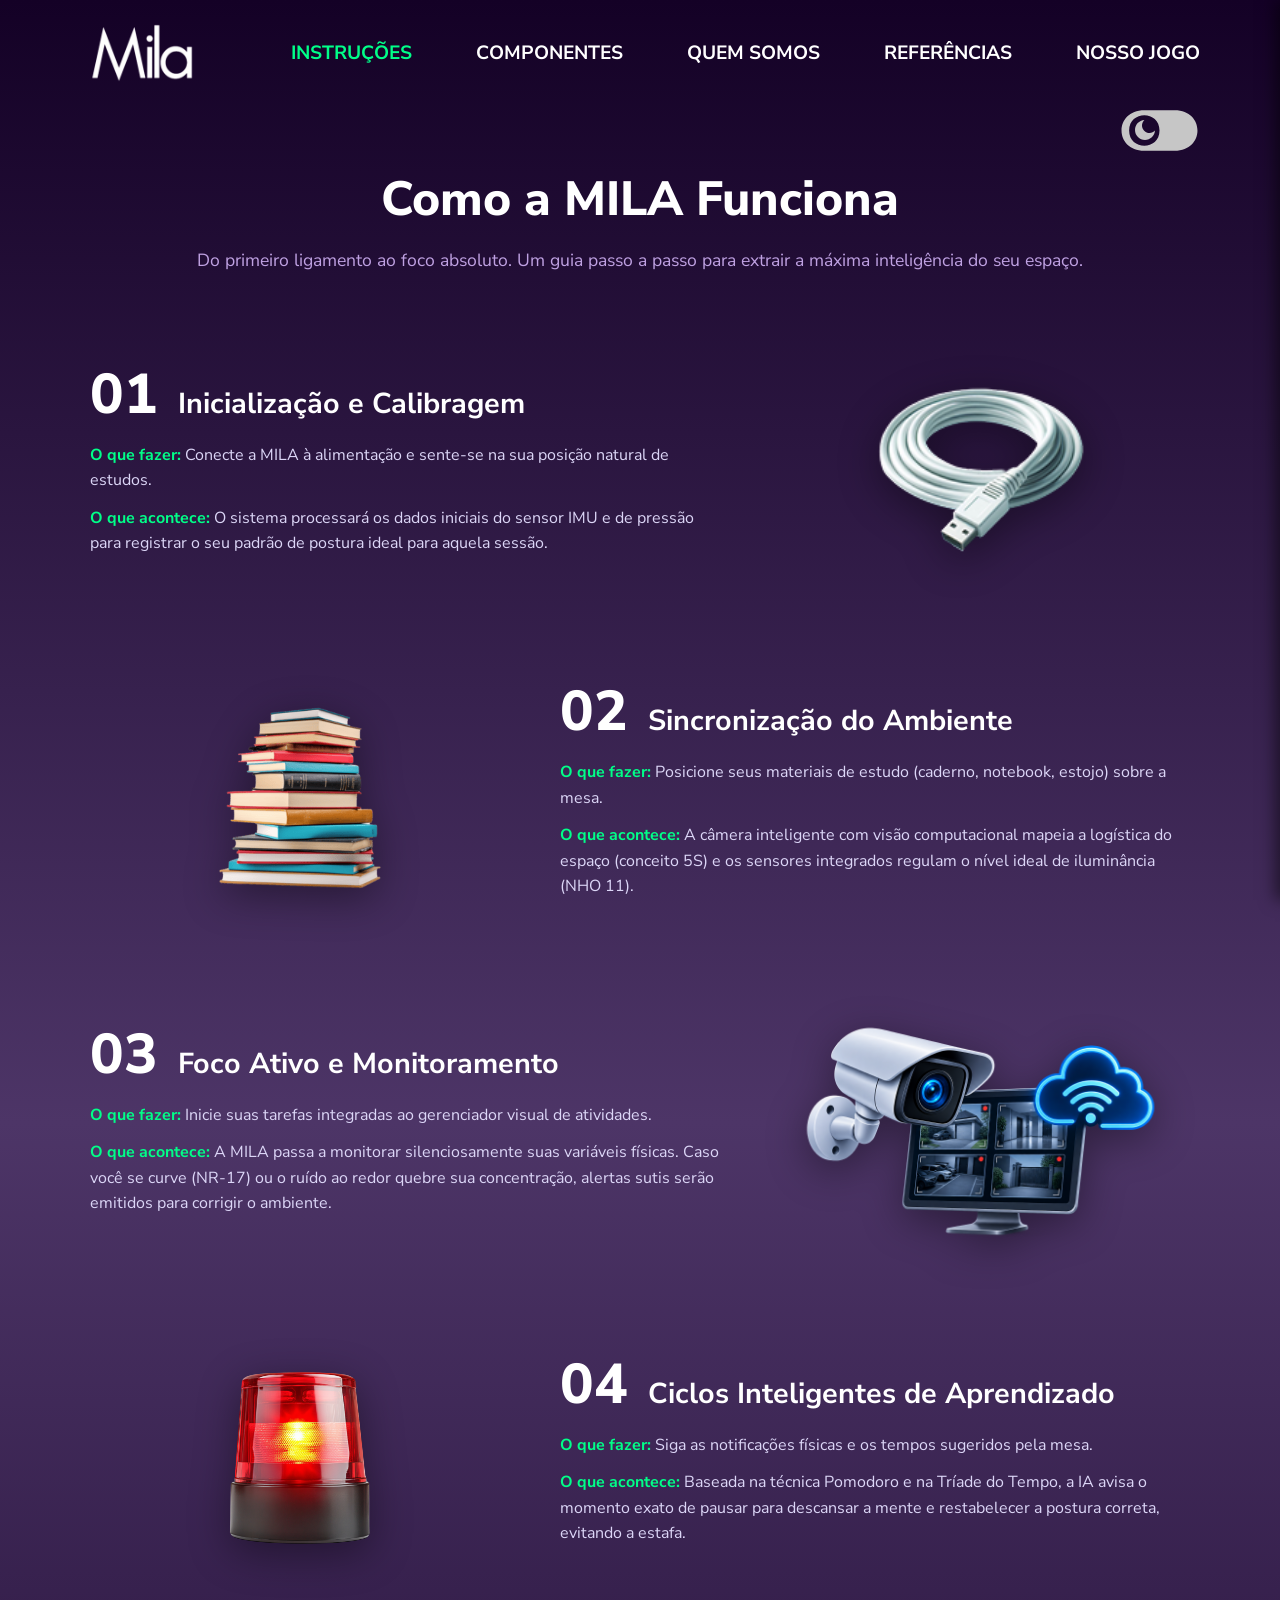
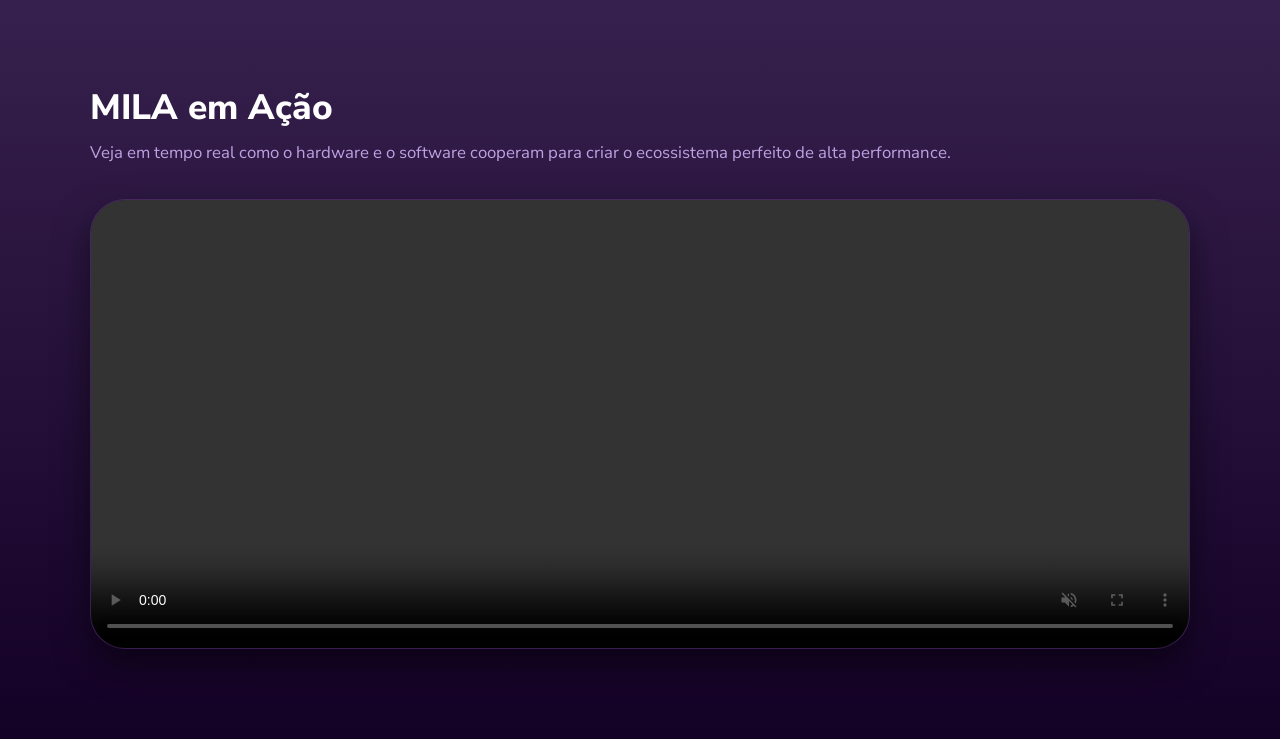
<file: paginas/instrucoes.html>
<!doctype html>
<html lang="pt-BR">
    <head>
        <meta charset="UTF-8" />
        <meta name="viewport" content="width=device-width, initial-scale=1.0" />
        <link rel="preconnect" href="https://fonts.googleapis.com" />
        <link rel="preconnect" href="https://fonts.gstatic.com" crossorigin />
        <link
            href="https://fonts.googleapis.com/css2?family=Nunito+Sans:ital,opsz,wght@0,6..12,200..1000;1,6..12,200..1000&display=swap"
            rel="stylesheet"
        />
        <link rel="stylesheet" href="../css/global.css" />
        <link rel="stylesheet" href="instrucoes.css" />
        <link rel="icon" type="image/png" href="../assets/nexinha.png" />
        <title>Instruções | MILA</title>
    </head>
    <body>
        <header class="header">
            <div class="logo">
                <a href="../index.html">
                    <img src="../assets/logo.svg" alt="Mila Logo" />
                </a>
            </div>

            <button class="menu-hamburguer" aria-label="Abrir menu">
                <span></span>
                <span></span>
                <span></span>
            </button>

            <nav class="menu-desktop">
                <ul class="nav-links">
                    <li>
                        <a href="instrucoes.html" class="active">Instruções</a>
                    </li>
                    <li><a href="componentes.html">Componentes</a></li>
                    <li><a href="quem-somos.html">Quem Somos</a></li>
                    <li><a href="referencias.html">Referências</a></li>
                    <li><a href="nosso-jogo.html">Nosso Jogo</a></li>
                </ul>
            </nav>

            <button class="icone" id="theme-toggle" type="button">
                <img
                    src="../assets/alterarVisual.svg"
                    alt="Alterar modo de visualização"
                />
            </button>
        </header>
        <div class="menu-backdrop"></div>

        <div class="menu-mobile-overlay">
            <button class="fechar-menu" aria-label="Fechar menu">
                &times;
            </button>
            <nav>
                <ul class="nav-links-mobile">
                    <li><a href="instrucoes.html">Instruções</a></li>
                    <li><a href="componentes.html">Componentes</a></li>
                    <li><a href="quem-somos.html">Quem Somos</a></li>
                    <li><a href="referencias.html">Referências</a></li>
                    <li><a href="nosso-jogo.html">Nosso Jogo</a></li>
                </ul>
            </nav>
        </div>

        <main class="main-content">
            <section class="instrucoes-hero">
                <h1>Como a MILA Funciona</h1>
                <p>
                    Do primeiro ligamento ao foco absoluto. Um guia passo a
                    passo para extrair a máxima inteligência do seu espaço.
                </p>
            </section>

            <section class="steps-section">
                <div class="step-row">
                    <div class="step-info">
                        <div class="step-header">
                            <span class="step-number">01</span>
                            <h2>Inicialização e Calibragem</h2>
                        </div>
                        <div class="step-desc">
                            <p>
                                <strong>O que fazer:</strong> Conecte a MILA à
                                alimentação e sente-se na sua posição natural de
                                estudos.
                            </p>
                            <p>
                                <strong>O que acontece:</strong> O sistema
                                processará os dados iniciais do sensor IMU e de
                                pressão para registrar o seu padrão de postura
                                ideal para aquela sessão.
                            </p>
                        </div>
                    </div>
                    <div class="step-image">
                        <img
                            src="../assets/cabinho.png"
                            alt="Inicialização e Calibragem"
                        />
                    </div>
                </div>

                <div class="step-row reverse">
                    <div class="step-info">
                        <div class="step-header">
                            <span class="step-number">02</span>
                            <h2>Sincronização do Ambiente</h2>
                        </div>
                        <div class="step-desc">
                            <p>
                                <strong>O que fazer:</strong> Posicione seus
                                materiais de estudo (caderno, notebook, estojo)
                                sobre a mesa.
                            </p>
                            <p>
                                <strong>O que acontece:</strong> A câmera
                                inteligente com visão computacional mapeia a
                                logística do espaço (conceito 5S) e os sensores
                                integrados regulam o nível ideal de iluminância
                                (NHO 11).
                            </p>
                        </div>
                    </div>
                    <div class="step-image">
                        <img
                            src="../assets/livrinhos.webp"
                            alt="Sincronização do Ambiente"
                        />
                    </div>
                </div>

                <div class="step-row">
                    <div class="step-info">
                        <div class="step-header">
                            <span class="step-number">03</span>
                            <h2>Foco Ativo e Monitoramento</h2>
                        </div>
                        <div class="step-desc">
                            <p>
                                <strong>O que fazer:</strong> Inicie suas
                                tarefas integradas ao gerenciador visual de
                                atividades.
                            </p>
                            <p>
                                <strong>O que acontece:</strong> A MILA passa a
                                monitorar silenciosamente suas variáveis
                                físicas. Caso você se curve (NR-17) ou o ruído
                                ao redor quebre sua concentração, alertas sutis
                                serão emitidos para corrigir o ambiente.
                            </p>
                        </div>
                    </div>
                    <div class="step-image">
                        <img
                            src="../assets/monitoramentooo.png"
                            alt="Foco Ativo e Monitoramento"
                        />
                    </div>
                </div>

                <div class="step-row reverse">
                    <div class="step-info">
                        <div class="step-header">
                            <span class="step-number">04</span>
                            <h2>Ciclos Inteligentes de Aprendizado</h2>
                        </div>
                        <div class="step-desc">
                            <p>
                                <strong>O que fazer:</strong> Siga as
                                notificações físicas e os tempos sugeridos pela
                                mesa.
                            </p>
                            <p>
                                <strong>O que acontece:</strong> Baseada na
                                técnica Pomodoro e na Tríade do Tempo, a IA
                                avisa o momento exato de pausar para descansar a
                                mente e restabelecer a postura correta, evitando
                                a estafa.
                            </p>
                        </div>
                    </div>
                    <div class="step-image">
                        <img
                            src="../assets/sirene.webp"
                            alt="Ciclos Inteligentes de Aprendizado"
                        />
                    </div>
                </div>
            </section>

            <section class="mila-action-section">
                <div class="action-header">
                    <h2>MILA em Ação</h2>
                    <p>
                        Veja em tempo real como o hardware e o software cooperam
                        para criar o ecossistema perfeito de alta performance.
                    </p>
                </div>
                <div class="action-card-container">
                    <video autoplay muted loop playsinline controls>
                        <source
                            src="../assets/faca_outro_video_assim_so_que.mp4"
                            type="video/mp4"
                        />
                        Seu navegador não suporta este vídeo.
                    </video>
                </div>
            </section>
        </main>

        <script src="../index.js" defer></script>
    </body>
</html>
</file>
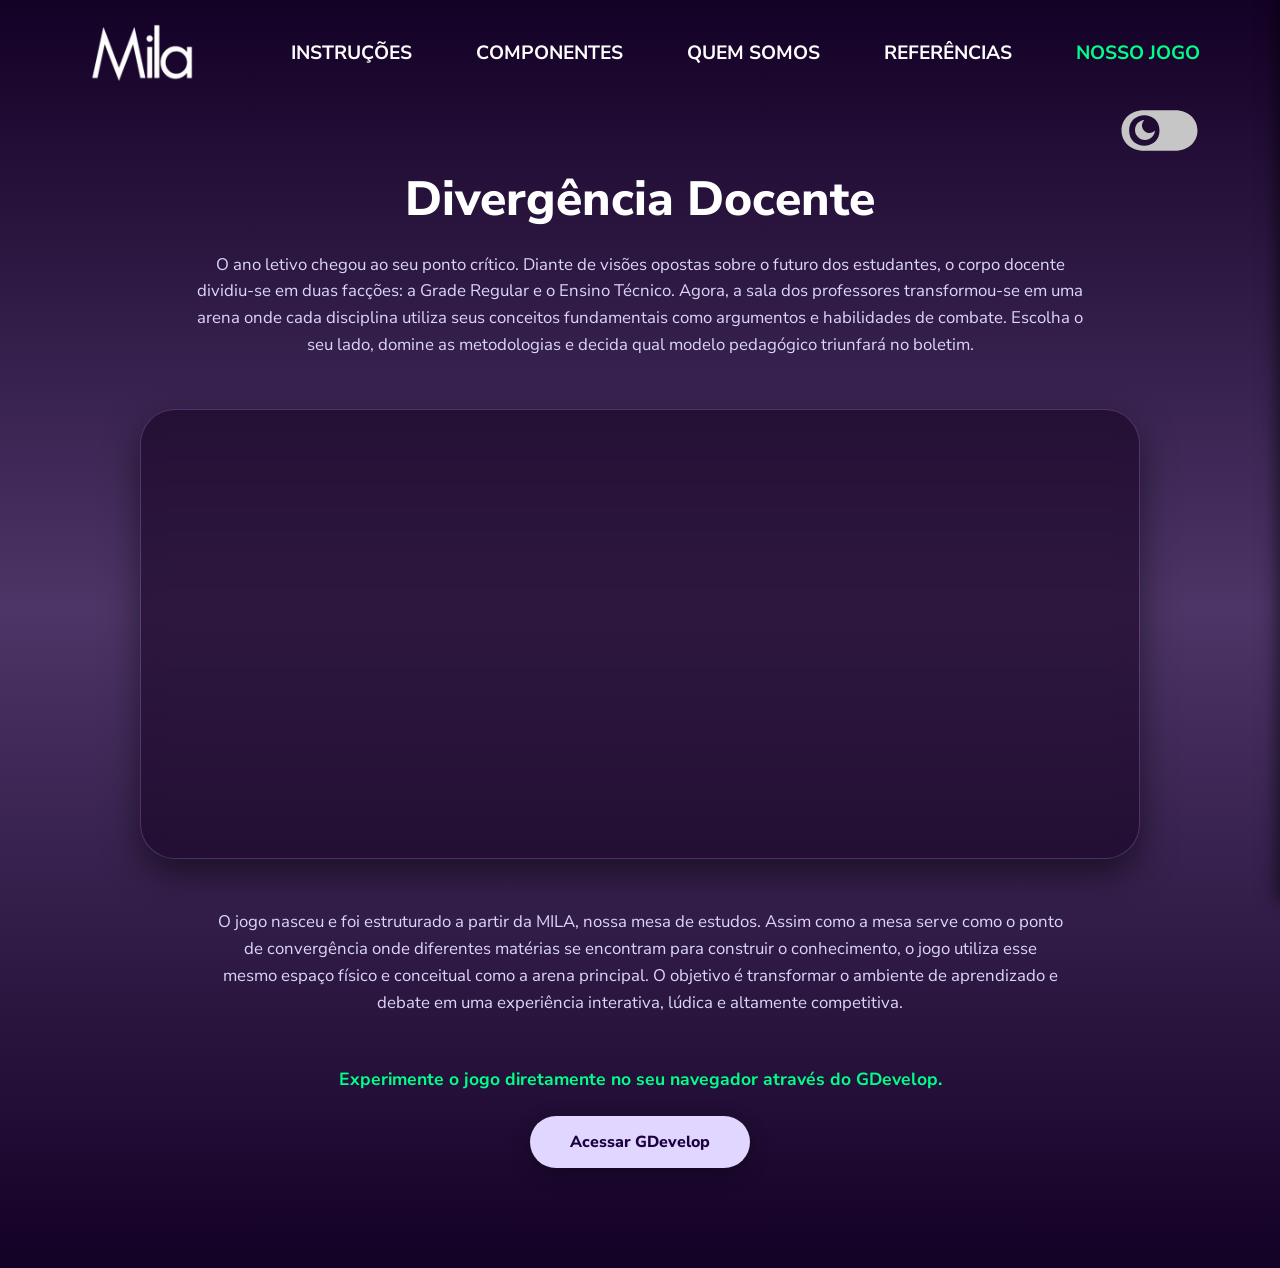
<file: paginas/nosso-jogo.html>
<!doctype html>
<html lang="pt-BR">
    <head>
        <meta charset="UTF-8" />
        <meta name="viewport" content="width=device-width, initial-scale=1.0" />
        <link rel="preconnect" href="https://fonts.googleapis.com" />
        <link rel="preconnect" href="https://fonts.gstatic.com" crossorigin />
        <link
            href="https://fonts.googleapis.com/css2?family=Nunito+Sans:ital,opsz,wght@0,6..12,200..1000;1,6..12,200..1000&display=swap"
            rel="stylesheet"
        />
        <link rel="stylesheet" href="../css/global.css" />
        <link rel="stylesheet" href="nosso-jogo.css" />
        <link rel="icon" type="image/png" href="../assets/nexinha.png" />
        <title>Nosso Jogo | MILA</title>
    </head>
    <body>
        <header class="header">
            <div class="logo">
                <a href="../index.html">
                    <img src="../assets/logo.svg" alt="Mila Logo" />
                </a>
            </div>

            <button class="menu-hamburguer" aria-label="Abrir menu">
                <span></span>
                <span></span>
                <span></span>
            </button>

            <nav class="menu-desktop">
                <ul class="nav-links">
                    <li><a href="instrucoes.html">Instruções</a></li>
                    <li><a href="componentes.html">Componentes</a></li>
                    <li><a href="quem-somos.html">Quem Somos</a></li>
                    <li><a href="referencias.html">Referências</a></li>
                    <li>
                        <a href="nosso-jogo.html" class="active">Nosso Jogo</a>
                    </li>
                </ul>
            </nav>

            <button class="icone" id="theme-toggle" type="button">
                <img
                    src="../assets/modoclaro.png"
                    alt="Alterar modo de visualização"
                />
            </button>
        </header>
        <div class="menu-backdrop"></div>

        <div class="menu-mobile-overlay">
            <button class="fechar-menu" aria-label="Fechar menu">
                &times;
            </button>
            <nav>
                <ul class="nav-links-mobile">
                    <li><a href="instrucoes.html">Instruções</a></li>
                    <li><a href="componentes.html">Componentes</a></li>
                    <li><a href="quem-somos.html">Quem Somos</a></li>
                    <li><a href="referencias.html">Referências</a></li>
                    <li><a href="nosso-jogo.html">Nosso Jogo</a></li>
                </ul>
            </nav>
        </div>

        <main class="main-content">
            <section class="jogo-hero">
                <h1>Divergência Docente</h1>
                <p>
                    O ano letivo chegou ao seu ponto crítico. Diante de visões
                    opostas sobre o futuro dos estudantes, o corpo docente
                    dividiu-se em duas facções: a Grade Regular e o Ensino
                    Técnico. Agora, a sala dos professores transformou-se em uma
                    arena onde cada disciplina utiliza seus conceitos
                    fundamentais como argumentos e habilidades de combate.
                    Escolha o seu lado, domine as metodologias e decida qual
                    modelo pedagógico triunfará no boletim.
                </p>
            </section>

            <section class="jogo-video-section">
                <div class="video-card-container">
                    <video autoplay muted loop playsinline class="jogo-video">
                        <source
                            src="../assets/mais_curto_so_ameaçando_brig_1.mp4"
                            type="video/mp4"
                        />
                        Seu navegador não suporta este vídeo.
                    </video>
                    <div class="video-overlay"></div>
                </div>
            </section>

            <section class="jogo-desc-section">
                <p>
                    O jogo nasceu e foi estruturado a partir da MILA, nossa mesa
                    de estudos. Assim como a mesa serve como o ponto de
                    convergência onde diferentes matérias se encontram para
                    construir o conhecimento, o jogo utiliza esse mesmo espaço
                    físico e conceitual como a arena principal. O objetivo é
                    transformar o ambiente de aprendizado e debate em uma
                    experiência interativa, lúdica e altamente competitiva.
                </p>
            </section>

            <section class="jogo-cta-section">
                <p class="cta-text">
                    Experimente o jogo diretamente no seu navegador através do
                    <strong>GDevelop</strong>.
                </p>
                <a
                    href="https://gdevelop.io"
                    target="_blank"
                    class="gdevelop-btn"
                    >Acessar GDevelop</a
                >
            </section>
        </main>

        <script src="../index.js" defer></script>
    </body>
</html>
</file>
<file: css/global.css>
* {
    margin: 0;
    padding: 0;
    box-sizing: border-box;
    font-family: "Nunito Sans", sans-serif
}

:root {
    --background: linear-gradient(180deg, #140126 0%, #4d3567 48%, #140126 100%);
    --text: #fff;
    --header-bg: rgba(20, 1, 38, 0.18);
}

body {
    background: var(--background);
    color: var(--text);
}

body.light-mode {
    --text: #320068;
    --header-bg: rgba(255, 255, 255, 0.5);

    h3 {
        --text: #fff;
    }
}

h3 {
    color: var(--text);
}

body.light-mode h3 {
    color: #fff;
}

body.light-mode {
    background: linear-gradient(180deg, #ECE5FF 0%, #ddc3e5 48%, #ECE5FF 100%)
}

body.light-mode .main-content {
    background: transparent;
}

.icone {
    background: none;
    border: none;
    padding: 0;
    cursor: pointer;
}

header {
    display: flex;
    justify-content: space-between;
    padding: 1rem 5rem;
    align-items: center;
    position: sticky;
    top: 0;
    left: 0;
    width: 100%;
    z-index: 1000;
    transition: background-color .25s ease, backdrop-filter .25s ease;

    &.is-scrolled {
        background-color: var(--header-bg);
        backdrop-filter: blur(8px);
    }

    .logo img {
        width: 120px;
        height: auto;
    }

    nav {
        display: flex;

        ul {
            display: flex;
            list-style: none;
            gap: 4rem;

            li {
                a {
                    text-decoration: none;
                    color: var(--text);
                    text-transform: uppercase;
                    font-weight: 700;
                    font-size: 1.2rem;
                }
            }
        }
    }
}

main {
    padding: 1rem 4rem;
    padding-bottom: 5rem;

    section {
        width: 100%;
    }
}

.comeco {
    padding-bottom: 5rem;
}

.imagem-container {
    position: relative;
    width: 100%;
}

.imagem-mila {
    width: 100%;
    display: block;
}

.icones {
    position: absolute;
    top: 20px;
    left: 20px;
    right: 20px;
    display: flex;
    justify-content: space-between;
    align-items: center;
}

.icones-esquerda {
    display: flex;
    gap: 15px;
}

.icones img {
    width: 100%;
    height: 100%;
    object-fit: contain;
}

.active {
    color: #00ff88;
}

.menu-backdrop {
    position: fixed;
    top: 0;
    left: 0;
    width: 100%;
    height: 100vh;
    background: rgba(0, 0, 0, 0.6);
    z-index: 1100;
    opacity: 0;
    visibility: hidden;
    transition: opacity 0.3s ease;
}

.menu-backdrop.open {
    opacity: 1;
    visibility: visible;
}

.menu-hamburguer {
    display: none;
    flex-direction: column;
    gap: 6px;
    background: none;
    border: none;
    cursor: pointer;
    z-index: 11;
}

.menu-hamburguer span {
    width: 30px;
    height: 3px;
    background-color: var(--text);
    border-radius: 3px;
    transition: 0.3s;
}

.menu-mobile-overlay {
    position: fixed;
    top: 0;
    right: 0;
    width: 75%;
    max-width: 320px;
    height: 100vh;
    z-index: 1200;
    display: flex;
    flex-direction: column;
    align-items: center;
    justify-content: center;
    transform: translateX(100%);
    transition: transform 0.3s ease-in-out;
    box-shadow: -5px 0 15px rgba(0, 0, 0, 0.5);
    background: rgb(163, 88, 223, 0.9);
}

.menu-mobile-overlay.open {
    transform: translateX(0);
}

.fechar-menu {
    position: absolute;
    top: 30px;
    left: 30px;
    background: none;
    border: none;
    color: white;
    font-size: 2.5rem;
    font-weight: 300;
    cursor: pointer;
}

.nav-links-mobile {
    list-style: none;
    text-align: center;
    display: flex;
    flex-direction: column;
    gap: 3rem;
}

.nav-links-mobile a {
    color: white;
    text-decoration: none;
    font-size: 1.2rem;
    font-weight: 700;
    text-transform: uppercase;
    letter-spacing: 1px;
}

.header>.icone {
    position: absolute;
    top: 90px;
    right: 80px;
    z-index: 10;
}


/* ==================================================== */
/* AJUSTES PARA CELULAR (MOBILE)                        */
/* ==================================================== */
@media (max-width: 768px) {
    header {
        padding: 1rem 1.5rem;
        display: flex;
        align-items: center;
        justify-content: space-between;
    }

    .menu-desktop {
        display: none;
    }

    .menu-hamburguer {
        display: flex;
        order: 3; /* Menu na direita */
    }

    /* CONSERTANDO O BOTÃO DE TEMA NO MOBILE */
    .icones {
        position: relative !important; /* Tira o absoluto que fazia flutuar */
        top: 0 !important;
        right: 0 !important;
        left: auto !important;
        width: auto !important;
        margin: 0 15px 0 0 !important;
        order: 2; /* Fica entre o logo e o menu */
        justify-content: flex-end;
    }

    /* Caso o botão esteja solto na header com a classe .icone */
    .header > .icone {
        position: relative;
        top: 0;
        right: 0;
        order: 2;
        margin-right: 15px;
    }
}
</file>
<file: paginas/instrucoes.css>
@import url(../css/global.css);

.main-content {
    display: flex;
    flex-direction: column;
    align-items: center;
    padding: 40px 20px;
    color: #ffffff;
    font-family: 'Nunito Sans', sans-serif;
    width: 100%;
}

.instrucoes-hero {
    text-align: center;
    max-width: 900px;
    margin-bottom: 70px;
    margin-top: 20px;
    width: 100%;
}

.instrucoes-hero h1 {
    font-size: 3rem;
    font-weight: 800;
    margin-bottom: 15px;
    color: #ffffff;
}

.instrucoes-hero p {
    font-size: 1.1rem;
    color: #bfa1e2;
    line-height: 1.5;
}

.steps-section {
    width: 100%;
    max-width: 1100px;
    display: flex;
    flex-direction: column;
    gap: 80px;
    margin-bottom: 100px;
}

.step-row {
    display: flex;
    justify-content: space-between;
    align-items: center;
    gap: 50px;
    width: 100%;
}

.step-row.reverse {
    flex-direction: row-reverse;
}

.step-info {
    flex: 1;
    width: 100%;
}

.step-header {
    display: flex;
    align-items: baseline;
    gap: 20px;
    margin-bottom: 20px;
}

.step-number {
    font-size: 3.5rem;
    font-weight: 800;
    color: #ffffff;
    line-height: 1;
}

.step-header h2 {
    font-size: 1.8rem;
    font-weight: 700;
    color: #ffffff;
}

.step-desc p {
    font-size: 1rem;
    line-height: 1.6;
    color: #dcd6f7;
    margin-bottom: 12px;
}

.step-desc strong {
    color: #00ff88;
}

.step-image {
    flex: 1;
    display: flex;
    justify-content: center;
    align-items: center;
    width: 100%;
    max-width: 420px;
}

.step-image img {
    width: 100%;
    max-height: 250px;
    object-fit: contain;
    filter: drop-shadow(0 10px 20px rgba(0, 0, 0, 0.4));
}

.mila-action-section {
    width: 100%;
    max-width: 1100px;
    display: flex;
    flex-direction: column;
    align-items: flex-start;
    margin-bottom: 50px;
}

.action-header {
    margin-bottom: 35px;
    width: 100%;
}

.action-header h2 {
    font-size: 2.2rem;
    font-weight: 800;
    margin-bottom: 10px;
    color: #ffffff;
}

.action-header p {
    font-size: 1.05rem;
    color: #bfa1e2;
}

.action-card-container {
    width: 100%;
    height: 450px;
    background: rgba(74, 0, 114, 0.25);
    border: 1px solid rgba(255, 255, 255, 0.1);
    backdrop-filter: blur(10px);
    border-radius: 35px;
    box-shadow: 0 15px 35px rgba(0, 0, 0, 0.5);
    overflow: hidden; 
    display: flex;
    justify-content: center;
    align-items: center;
}

.action-card-container video {
    width: 100%;
    height: 100%;
    object-fit: cover;
    display: block;
}

body.light-mode .instrucoes-hero h1 { color: #6E038C; }
body.light-mode .instrucoes-hero p { color: #3D013D; }
body.light-mode .step-number { color: #c800ff; }
body.light-mode .step-header h2 { color: #7F00A2; }
body.light-mode .action-header h2 { color: #087241; }
body.light-mode .step-desc p { color: #3D013D; }
body.light-mode .action-header p { color: #3D013D; }
body.light-mode .step-desc strong { color: #c800ff; }
body.light-mode .active{
  color: #BF05F2;
}


@media (max-width: 768px) {

    .main-content {
        padding: 20px 15px;
    }

    .instrucoes-hero {
        margin-bottom: 40px;
    }

    .instrucoes-hero h1 {
        font-size: 2rem;
    }

    .instrucoes-hero p {
        font-size: 1rem;
        padding: 0 10px;
    }

    .steps-section {
        gap: 60px;
        margin-bottom: 60px;
    }

    .step-row,
    .step-row.reverse {
        flex-direction: column;
        text-align: center;
        gap: 20px;
        margin-top: 3rem;
    }

    .step-header {
        flex-direction: column;
        align-items: center;
        gap: 5px;
    }

    .step-number {
        font-size: 3rem;
    }

    .step-header h2 {
        font-size: 1.5rem;
    }

    .step-image img {
        max-height: 200px;
    }

    .action-header h2 {
        font-size: 1.8rem;
        text-align: center;
    }

    .action-header p {
        text-align: center;
        padding: 0 10px;
    }

    .action-card-container {
        width: 100%;
        height: 220px; 
        border-radius: 20px;
        margin: auto;
    }
}
</file>
<file: paginas/nosso-jogo.css>
@import url(../css/global.css);

.main-content {
    display: flex;
    flex-direction: column;
    align-items: center;
    padding: 40px 20px;
    color: #ffffff;
    font-family: 'Nunito Sans', sans-serif;
}

.jogo-hero {
    text-align: center;
    max-width: 900px;
    margin-bottom: 50px;
    margin-top: 20px;
}

.jogo-hero h1 {
    font-size: 3rem;
    font-weight: 800;
    margin-bottom: 20px;
    color: #ffffff;
}

.jogo-hero p {
    font-size: 1.05rem;
    line-height: 1.6;
    color: #dcd6f7;
}

.jogo-video-section {
    width: 100%;
    max-width: 1000px;
    margin-bottom: 50px;
}

.video-card-container {
    width: 100%;
    height: 450px;
    background: rgba(74, 0, 114, 0.25);
    border: 1px solid rgba(255, 255, 255, 0.1);
    backdrop-filter: blur(10px);
    border-radius: 35px;
    box-shadow: 0 15px 35px rgba(0, 0, 0, 0.5);
    overflow: hidden;
    position: relative;
    display: flex;
    justify-content: center;
    align-items: center;
}

.jogo-video {
    width: 100%;
    height: 100%;
    object-fit: cover;
    display: block;
}

.video-overlay {
    position: absolute;
    top: 0;
    left: 0;
    width: 100%;
    height: 100%;
    background-color: rgba(0, 0, 0, 0.4);
    pointer-events: none;
    z-index: 1;
}

.jogo-desc-section {
    text-align: center;
    max-width: 850px;
    margin-bottom: 50px;
}

.jogo-desc-section p {
    font-size: 1.05rem;
    line-height: 1.6;
    color: #dcd6f7;
}

.jogo-cta-section {
    text-align: center;
    margin-bottom: 60px;
}

.cta-text {
    font-size: 1.1rem;
    font-weight: 700;
    color: #00ff88;
    margin-bottom: 25px;
}

.gdevelop-btn {
    display: inline-block;
    background: #E1D6FF;
    color: #1B0140;
    font-size: 1rem;
    font-weight: 800;
    padding: 15px 40px;
    border-radius: 30px;
    text-decoration: none;
    box-shadow: 0 5px 20px rgba(0, 0, 0, 0.3);
    transition: transform 0.3s ease, background-color 0.3s ease;
}

.gdevelop-btn:hover {
    transform: translateY(-4px);
    background-color: #ffffff;
    box-shadow: 0 8px 25px rgba(0, 255, 136, 0.25);
}

@media (max-width: 768px) {
    .jogo-hero h1 {
        font-size: 2.2rem;
    }

    .video-card-container {
        height: 280px;
        border-radius: 20px;
    }
}


body.light-mode .jogo-hero h1 {
    color: #6E038C;
}

body.light-mode .jogo-hero p {
    color: #3D013D;
}

body.light-mode .video-card-container {
    background: #140126;
    border-color: rgba(20, 1, 38, 0.2);
}

body.light-mode .jogo-desc-section p {
    color: #3D013D;
}

body.light-mode .cta-text {
    color: #7F00A2;
}

body.light-mode .gdevelop-btn {
    background: #140126;
    color: #00ff88;
}

body.light-mode .gdevelop-btn:hover {
    background-color: #7F00A2;
    color: #9ffed2;
}

body.light-mode .active{
  color: #BF05F2;
}
</file>
